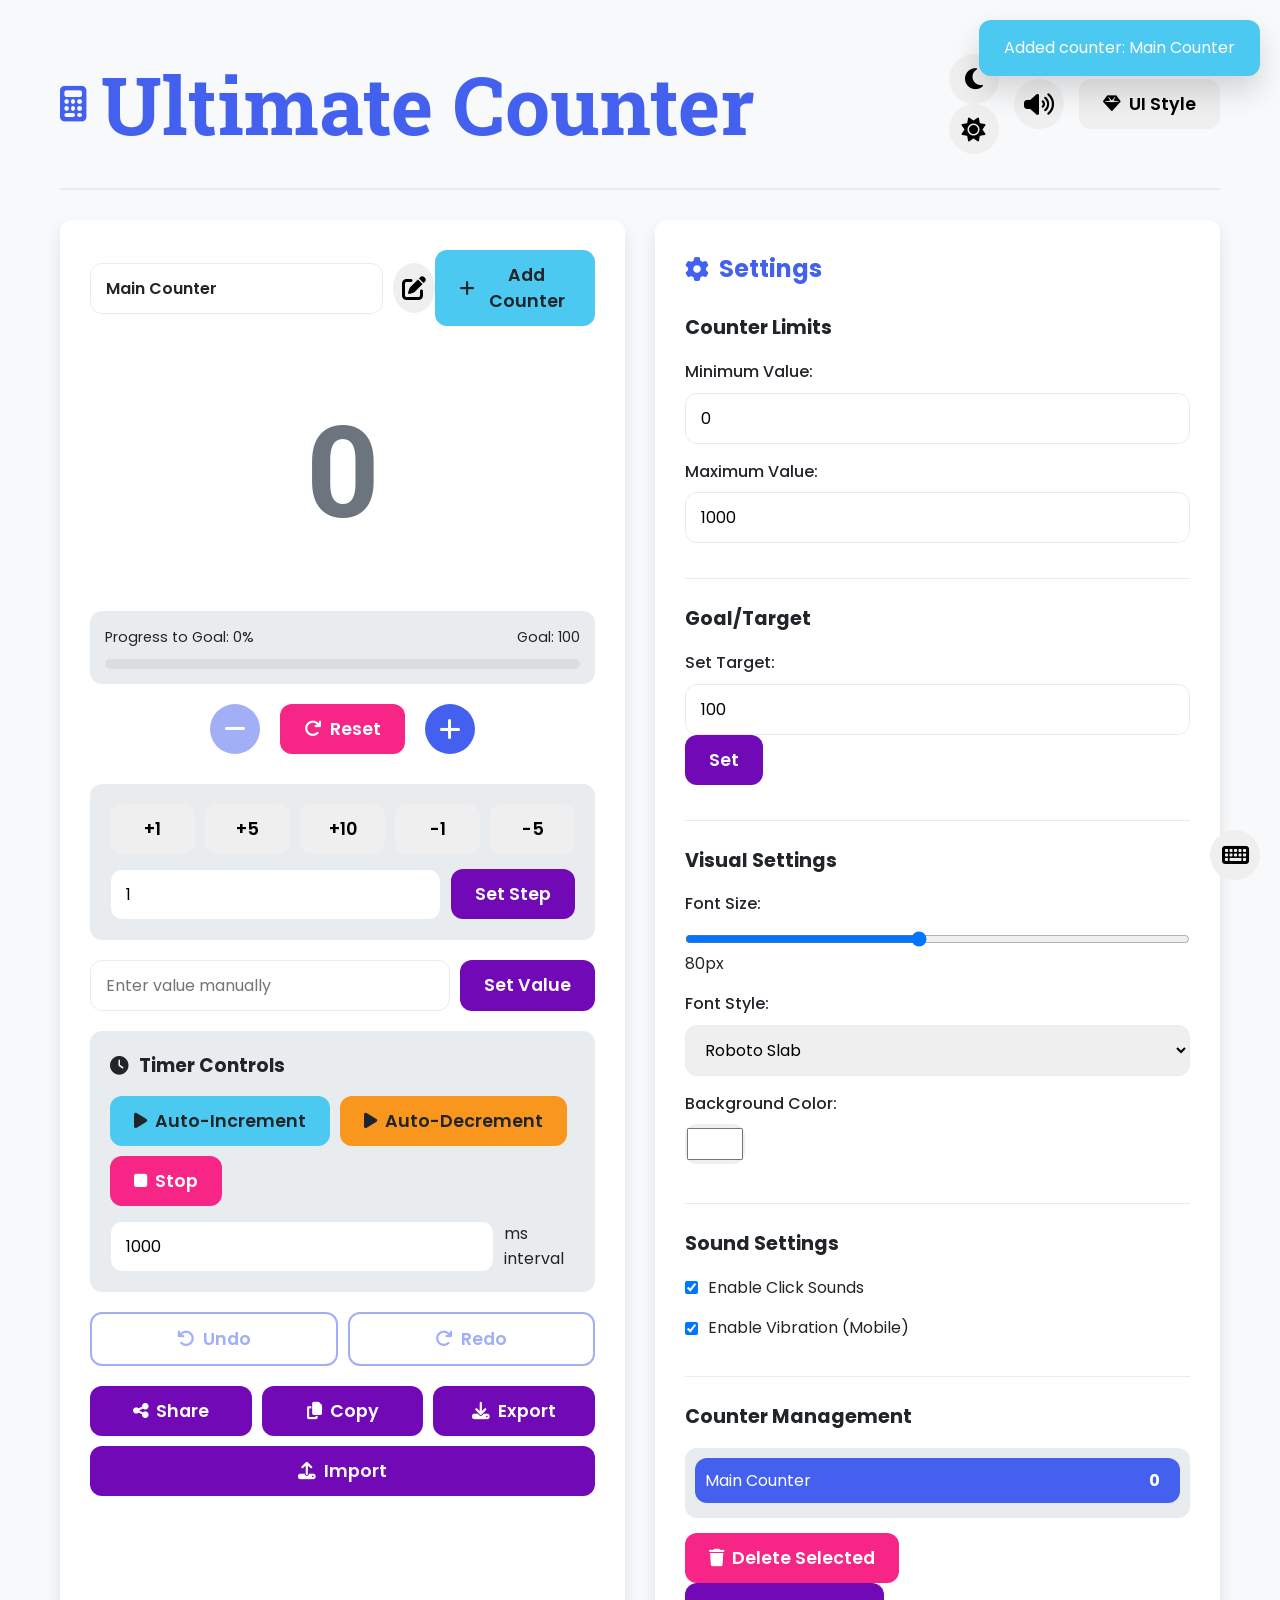
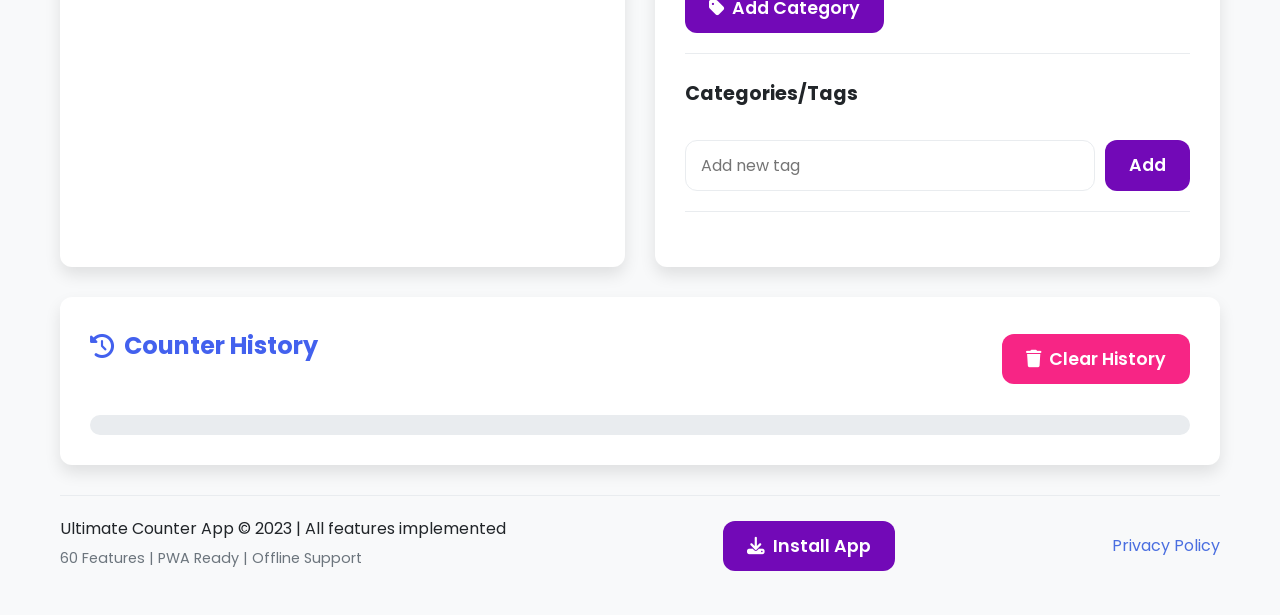
<file: index.html>
<!DOCTYPE html>
<html lang="en">
<head>
    <meta charset="UTF-8">
    <meta name="viewport" content="width=device-width, initial-scale=1.0">
    <title>Ultimate Counter App</title>
    <link rel="stylesheet" href="https://cdnjs.cloudflare.com/ajax/libs/font-awesome/6.4.0/css/all.min.css">
    <link href="https://fonts.googleapis.com/css2?family=Poppins:wght@300;400;500;600;700&family=Roboto+Slab:wght@300;400;500&display=swap" rel="stylesheet">
    <link rel="stylesheet" href="style.css">
    <link rel="manifest" href="manifest.json">
    <link rel="apple-touch-icon" href="icon-192.png">
</head>
<body>
    <div class="container">
        <!-- Header Section -->
        <header class="app-header">
            <div class="app-title">
                <i class="fas fa-calculator"></i>
                <h1>Ultimate Counter</h1>
            </div>
            <div class="header-controls">
                <div class="theme-toggle">
                    <button id="darkModeToggle" class="btn btn-icon" title="Toggle Dark Mode">
                        <i class="fas fa-moon"></i>
                    </button>
                    <button id="lightModeToggle" class="btn btn-icon" title="Toggle Light Mode">
                        <i class="fas fa-sun"></i>
                    </button>
                </div>
                <div class="sound-toggle">
                    <button id="soundToggle" class="btn btn-icon" title="Toggle Sound">
                        <i class="fas fa-volume-up"></i>
                    </button>
                </div>
                <div class="ui-toggle">
                    <button id="uiToggle" class="btn" title="Toggle UI Style">
                        <i class="fas fa-gem"></i> UI Style
                    </button>
                </div>
            </div>
        </header>

        <!-- Main Counter Section -->
        <main class="main-content">
            <div class="counter-container">
                <!-- Counter Display and Controls -->
                <div class="counter-card">
                    <div class="counter-header">
                        <div class="counter-name">
                            <input type="text" id="counterName" value="Main Counter" maxlength="20">
                            <button id="renameCounter" class="btn btn-icon" title="Rename Counter">
                                <i class="fas fa-edit"></i>
                            </button>
                        </div>
                        <div class="counter-actions">
                            <button id="addCounterBtn" class="btn btn-success" title="Add New Counter">
                                <i class="fas fa-plus"></i> Add Counter
                            </button>
                        </div>
                    </div>

                    <div class="counter-value-display">
                        <div class="counter-value" id="counterValue">0</div>
                    </div>

                    <!-- Progress Bar for Target -->
                    <div class="progress-section" id="progressSection">
                        <div class="progress-label">
                            <span id="progressText">Progress to Goal: 0%</span>
                            <span id="goalValue">Goal: 100</span>
                        </div>
                        <div class="progress-bar">
                            <div class="progress-fill" id="progressFill"></div>
                        </div>
                    </div>

                    <!-- Main Control Buttons -->
                    <div class="counter-controls">
                        <button id="decrementBtn" class="btn btn-icon btn-primary" title="Decrement">
                            <i class="fas fa-minus"></i>
                        </button>
                        <button id="resetBtn" class="btn btn-danger" title="Reset Counter">
                            <i class="fas fa-redo"></i> Reset
                        </button>
                        <button id="incrementBtn" class="btn btn-icon btn-primary" title="Increment">
                            <i class="fas fa-plus"></i>
                        </button>
                    </div>

                    <!-- Step Controls -->
                    <div class="step-controls">
                        <div class="step-buttons">
                            <button class="btn step-btn" data-step="1">+1</button>
                            <button class="btn step-btn" data-step="5">+5</button>
                            <button class="btn step-btn" data-step="10">+10</button>
                            <button class="btn step-btn" data-step="-1">-1</button>
                            <button class="btn step-btn" data-step="-5">-5</button>
                        </div>
                        <div class="custom-step">
                            <input type="number" id="customStep" value="1" min="1" max="100">
                            <button id="applyStep" class="btn btn-secondary">Set Step</button>
                        </div>
                    </div>

                    <!-- Manual Input -->
                    <div class="manual-input">
                        <input type="number" id="manualInput" placeholder="Enter value manually">
                        <button id="applyManual" class="btn btn-secondary">Set Value</button>
                    </div>

                    <!-- Timer Controls -->
                    <div class="timer-controls">
                        <div class="timer-section">
                            <h3><i class="fas fa-clock"></i> Timer Controls</h3>
                            <div class="timer-buttons">
                                <button id="startTimer" class="btn btn-success">
                                    <i class="fas fa-play"></i> Auto-Increment
                                </button>
                                <button id="startDecrementTimer" class="btn btn-warning">
                                    <i class="fas fa-play"></i> Auto-Decrement
                                </button>
                                <button id="stopTimer" class="btn btn-danger">
                                    <i class="fas fa-stop"></i> Stop
                                </button>
                            </div>
                            <div class="timer-input">
                                <input type="number" id="timerInterval" value="1000" min="100" max="10000">
                                <span>ms interval</span>
                            </div>
                        </div>
                    </div>

                    <!-- Undo/Redo Controls -->
                    <div class="undo-redo-controls">
                        <button id="undoBtn" class="btn btn-outline" title="Undo">
                            <i class="fas fa-undo"></i> Undo
                        </button>
                        <button id="redoBtn" class="btn btn-outline" title="Redo">
                            <i class="fas fa-redo"></i> Redo
                        </button>
                    </div>

                    <!-- Share & Export Controls -->
                    <div class="share-controls">
                        <button id="shareBtn" class="btn btn-secondary" title="Share Counter Value">
                            <i class="fas fa-share-alt"></i> Share
                        </button>
                        <button id="copyBtn" class="btn btn-secondary" title="Copy Counter Value">
                            <i class="fas fa-copy"></i> Copy
                        </button>
                        <button id="exportBtn" class="btn btn-secondary" title="Export Counter Data">
                            <i class="fas fa-download"></i> Export
                        </button>
                        <button id="importBtn" class="btn btn-secondary" title="Import Counter Data">
                            <i class="fas fa-upload"></i> Import
                        </button>
                    </div>
                </div>

                <!-- Settings Panel -->
                <div class="settings-panel">
                    <h2 class="panel-title">
                        <i class="fas fa-cog"></i> Settings
                    </h2>

                    <!-- Limits Settings -->
                    <div class="setting-group">
                        <h3>Counter Limits</h3>
                        <div class="input-group">
                            <label for="minValue">Minimum Value:</label>
                            <input type="number" id="minValue" value="0">
                        </div>
                        <div class="input-group">
                            <label for="maxValue">Maximum Value:</label>
                            <input type="number" id="maxValue" value="1000">
                        </div>
                    </div>

                    <!-- Target Setting -->
                    <div class="setting-group">
                        <h3>Goal/Target</h3>
                        <div class="input-group">
                            <label for="targetValue">Set Target:</label>
                            <input type="number" id="targetValue" value="100">
                            <button id="setTarget" class="btn btn-secondary">Set</button>
                        </div>
                    </div>

                    <!-- Visual Settings -->
                    <div class="setting-group">
                        <h3>Visual Settings</h3>
                        <div class="input-group">
                            <label for="fontSize">Font Size:</label>
                            <input type="range" id="fontSize" min="20" max="150" value="80">
                            <span id="fontSizeValue">80px</span>
                        </div>
                        <div class="input-group">
                            <label for="fontStyle">Font Style:</label>
                            <select id="fontStyle">
                                <option value="Roboto Slab">Roboto Slab</option>
                                <option value="Poppins">Poppins</option>
                                <option value="Arial">Arial</option>
                                <option value="Courier New">Courier New</option>
                            </select>
                        </div>
                        <div class="input-group">
                            <label for="bgColor">Background Color:</label>
                            <input type="color" id="bgColor" value="#ffffff">
                        </div>
                    </div>

                    <!-- Sound Settings -->
                    <div class="setting-group">
                        <h3>Sound Settings</h3>
                        <div class="checkbox-group">
                            <input type="checkbox" id="enableSound" checked>
                            <label for="enableSound">Enable Click Sounds</label>
                        </div>
                        <div class="checkbox-group">
                            <input type="checkbox" id="enableVibration" checked>
                            <label for="enableVibration">Enable Vibration (Mobile)</label>
                        </div>
                    </div>

                    <!-- Counter Management -->
                    <div class="setting-group">
                        <h3>Counter Management</h3>
                        <div class="counter-list" id="counterList">
                            <!-- Counters will be dynamically added here -->
                        </div>
                        <div class="counter-actions">
                            <button id="deleteCounter" class="btn btn-danger">
                                <i class="fas fa-trash"></i> Delete Selected
                            </button>
                            <button id="addCategory" class="btn btn-secondary">
                                <i class="fas fa-tag"></i> Add Category
                            </button>
                        </div>
                    </div>

                    <!-- Category/Tag Management -->
                    <div class="setting-group">
                        <h3>Categories/Tags</h3>
                        <div class="tag-container" id="tagContainer">
                            <!-- Tags will be dynamically added here -->
                        </div>
                        <div class="tag-input">
                            <input type="text" id="newTag" placeholder="Add new tag">
                            <button id="addTag" class="btn btn-secondary">Add</button>
                        </div>
                    </div>
                </div>
            </div>

            <!-- History Panel -->
            <div class="history-panel">
                <div class="history-header">
                    <h2 class="panel-title">
                        <i class="fas fa-history"></i> Counter History
                    </h2>
                    <button id="clearHistory" class="btn btn-danger">
                        <i class="fas fa-trash"></i> Clear History
                    </button>
                </div>
                <div class="history-list" id="historyList">
                    <!-- History items will be dynamically added here -->
                </div>
            </div>

            <!-- Confirmation Modal -->
            <div class="modal" id="confirmationModal">
                <div class="modal-content">
                    <h3>Confirm Action</h3>
                    <p id="modalMessage">Are you sure you want to perform this action?</p>
                    <div class="modal-buttons">
                        <button id="confirmAction" class="btn btn-danger">Confirm</button>
                        <button id="cancelAction" class="btn btn-secondary">Cancel</button>
                    </div>
                </div>
            </div>

            <!-- Import Modal -->
            <div class="modal" id="importModal">
                <div class="modal-content">
                    <h3>Import Counter Data</h3>
                    <textarea id="importData" placeholder="Paste counter data here..."></textarea>
                    <div class="modal-buttons">
                        <button id="confirmImport" class="btn btn-primary">Import</button>
                        <button id="cancelImport" class="btn btn-secondary">Cancel</button>
                    </div>
                </div>
            </div>

            <!-- Notification -->
            <div class="notification" id="notification">
                <div class="notification-content">
                    <span id="notificationText"></span>
                </div>
            </div>

            <!-- Loading Overlay -->
            <div class="loading-overlay" id="loadingOverlay">
                <div class="spinner"></div>
                <p>Loading Counter App...</p>
            </div>
        </main>

        <!-- Footer -->
        <footer class="app-footer">
            <div class="footer-info">
                <p>Ultimate Counter App &copy; 2023 | All features implemented</p>
                <p class="feature-count">60 Features | PWA Ready | Offline Support</p>
            </div>
            <div class="footer-controls">
                <button id="installBtn" class="btn btn-secondary">
                    <i class="fas fa-download"></i> Install App
                </button>
            </div>
            <a href="privacy-policy.html" style="color: #4a6ee0; text-decoration: none;">
    Privacy Policy
            </a>
        </footer>
    </div>

    <!-- Keyboard Shortcuts Helper -->
    <div class="keyboard-help">
        <button id="keyboardHelpBtn" class="btn btn-icon" title="Keyboard Shortcuts">
            <i class="fas fa-keyboard"></i>
        </button>
        <div class="keyboard-help-content" id="keyboardHelpContent">
            <h4>Keyboard Shortcuts</h4>
            <ul>
                <li><kbd>↑</kbd> or <kbd>+</kbd>: Increment</li>
                <li><kbd>↓</kbd> or <kbd>-</kbd>: Decrement</li>
                <li><kbd>R</kbd>: Reset Counter</li>
                <li><kbd>Z</kbd>: Undo</li>
                <li><kbd>Y</kbd>: Redo</li>
                <li><kbd>D</kbd>: Toggle Dark Mode</li>
                <li><kbd>S</kbd>: Toggle Sound</li>
                <li><kbd>H</kbd>: Show History</li>
            </ul>
        </div>
    </div>

    <!-- Audio Elements for Sound Effects -->
    <audio id="clickSound" src="https://assets.mixkit.co/sfx/preview/mixkit-select-click-1109.mp3" preload="auto"></audio>
    <audio id="successSound" src="https://assets.mixkit.co/sfx/preview/mixkit-correct-answer-tone-2870.mp3" preload="auto"></audio>
    <audio id="errorSound" src="https://assets.mixkit.co/sfx/preview/mixkit-wrong-answer-fail-notification-946.mp3" preload="auto"></audio>

    <script src="script.js"></script>
</body>
</html>
</file>
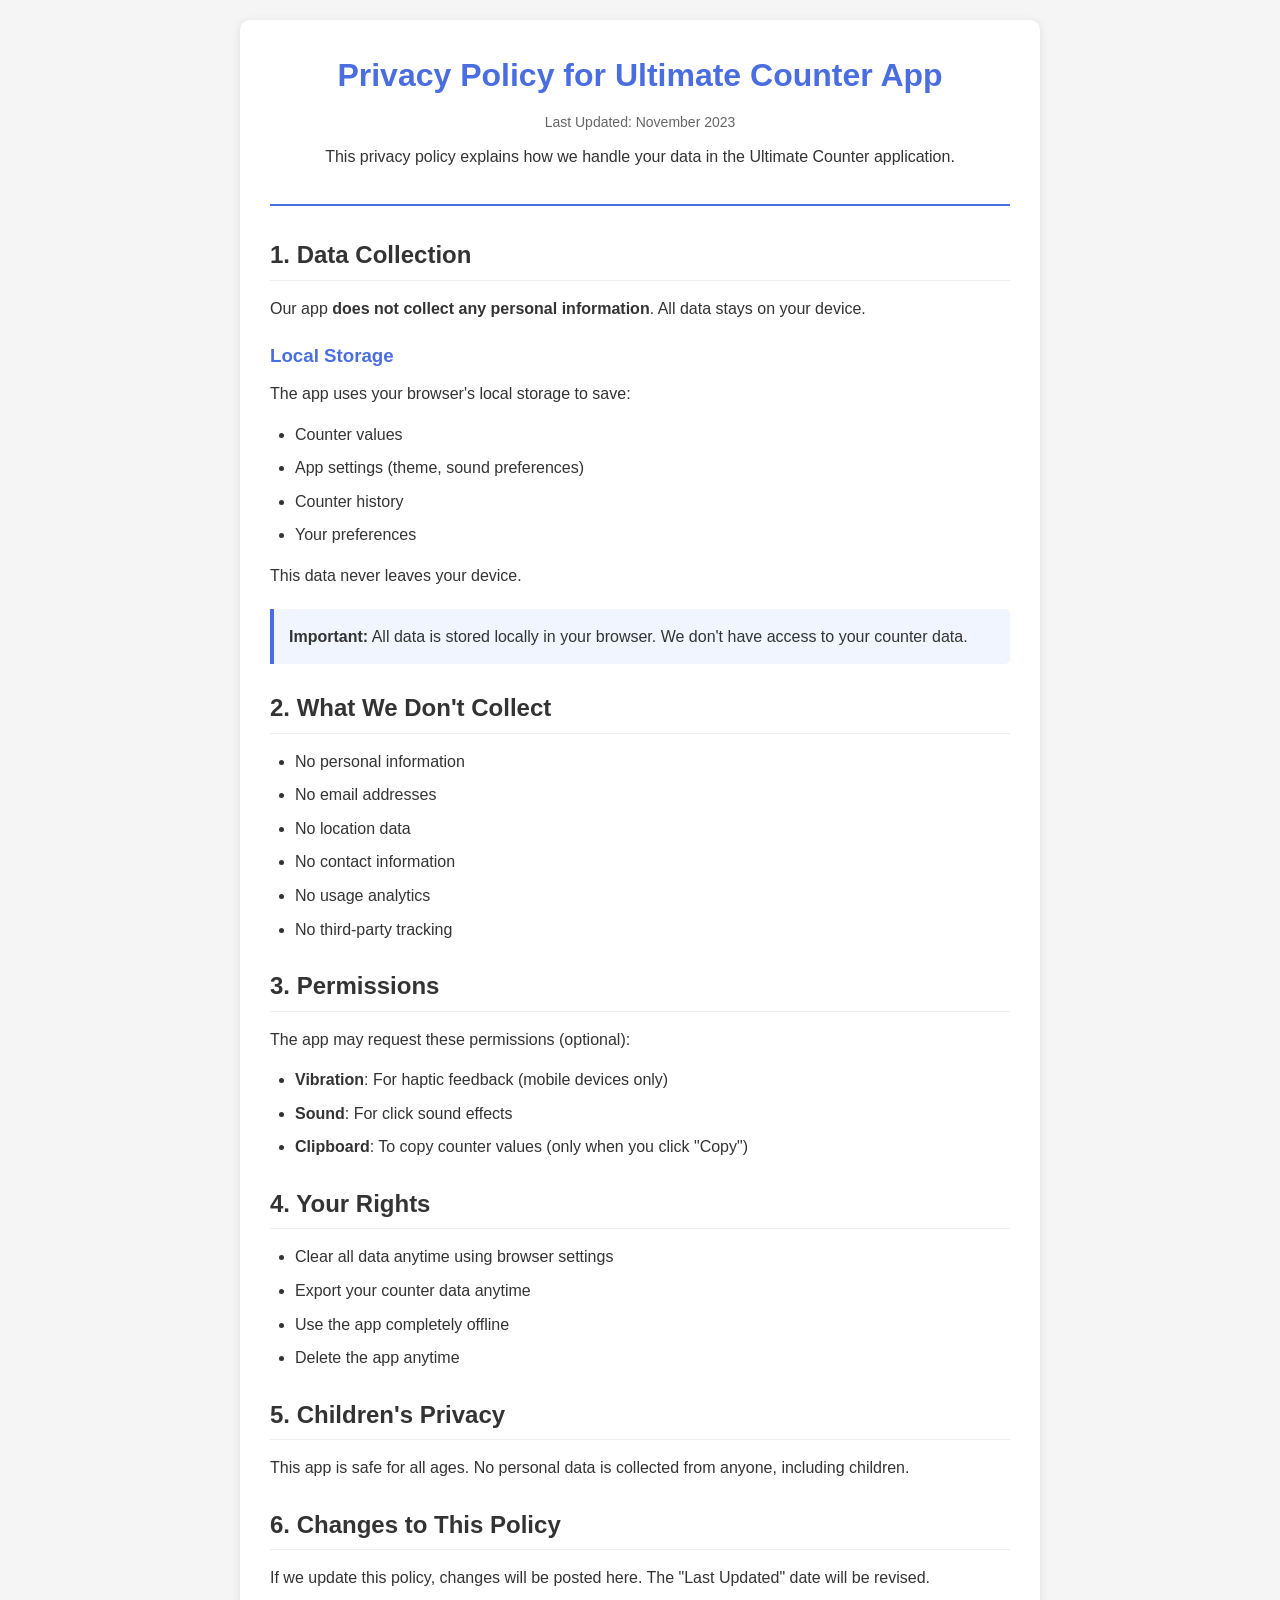
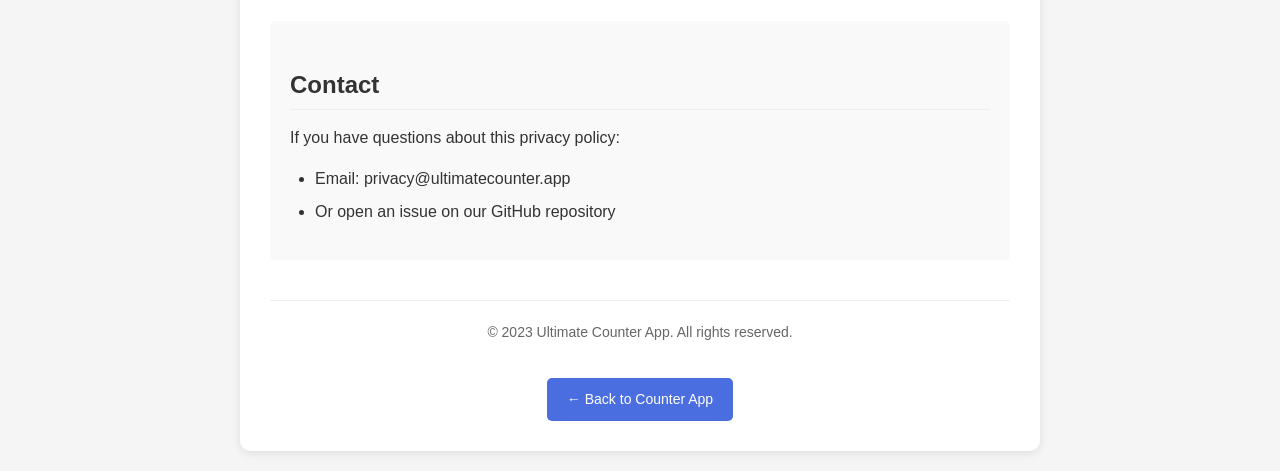
<file: privacy-policy.html>
<!DOCTYPE html>
<html lang="en">
<head>
    <meta charset="UTF-8">
    <meta name="viewport" content="width=device-width, initial-scale=1.0">
    <title>Privacy Policy - Ultimate Counter App</title>
    <style>
        * {
            margin: 0;
            padding: 0;
            box-sizing: border-box;
            font-family: Arial, sans-serif;
        }
        
        body {
            background: #f5f5f5;
            color: #333;
            line-height: 1.6;
            padding: 20px;
        }
        
        .container {
            max-width: 800px;
            margin: 0 auto;
            background: white;
            padding: 30px;
            border-radius: 10px;
            box-shadow: 0 2px 10px rgba(0,0,0,0.1);
        }
        
        header {
            text-align: center;
            margin-bottom: 30px;
            padding-bottom: 20px;
            border-bottom: 2px solid #4a6ee0;
        }
        
        h1 {
            color: #4a6ee0;
            margin-bottom: 10px;
        }
        
        .date {
            color: #666;
            font-size: 14px;
            margin-bottom: 10px;
        }
        
        h2 {
            color: #333;
            margin: 25px 0 15px;
            padding-bottom: 5px;
            border-bottom: 1px solid #eee;
        }
        
        h3 {
            color: #4a6ee0;
            margin: 20px 0 10px;
        }
        
        p {
            margin-bottom: 15px;
        }
        
        ul, ol {
            margin-left: 25px;
            margin-bottom: 15px;
        }
        
        li {
            margin-bottom: 8px;
        }
        
        .highlight {
            background: #f0f5ff;
            padding: 15px;
            border-left: 4px solid #4a6ee0;
            margin: 20px 0;
            border-radius: 0 5px 5px 0;
        }
        
        .contact {
            background: #f9f9f9;
            padding: 20px;
            border-radius: 5px;
            margin-top: 30px;
        }
        
        footer {
            text-align: center;
            margin-top: 40px;
            padding-top: 20px;
            border-top: 1px solid #eee;
            color: #666;
            font-size: 14px;
        }
        
        .back-btn {
            display: inline-block;
            background: #4a6ee0;
            color: white;
            padding: 10px 20px;
            text-decoration: none;
            border-radius: 5px;
            margin-top: 20px;
        }
        
        .back-btn:hover {
            background: #3a5ed0;
        }
    </style>
</head>
<body>
    <div class="container">
        <header>
            <h1>Privacy Policy for Ultimate Counter App</h1>
            <p class="date">Last Updated: November 2023</p>
            <p>This privacy policy explains how we handle your data in the Ultimate Counter application.</p>
        </header>
        
        <section>
            <h2>1. Data Collection</h2>
            <p>Our app <strong>does not collect any personal information</strong>. All data stays on your device.</p>
            
            <h3>Local Storage</h3>
            <p>The app uses your browser's local storage to save:</p>
            <ul>
                <li>Counter values</li>
                <li>App settings (theme, sound preferences)</li>
                <li>Counter history</li>
                <li>Your preferences</li>
            </ul>
            <p>This data never leaves your device.</p>
            
            <div class="highlight">
                <strong>Important:</strong> All data is stored locally in your browser. We don't have access to your counter data.
            </div>
        </section>
        
        <section>
            <h2>2. What We Don't Collect</h2>
            <ul>
                <li>No personal information</li>
                <li>No email addresses</li>
                <li>No location data</li>
                <li>No contact information</li>
                <li>No usage analytics</li>
                <li>No third-party tracking</li>
            </ul>
        </section>
        
        <section>
            <h2>3. Permissions</h2>
            <p>The app may request these permissions (optional):</p>
            <ul>
                <li><strong>Vibration</strong>: For haptic feedback (mobile devices only)</li>
                <li><strong>Sound</strong>: For click sound effects</li>
                <li><strong>Clipboard</strong>: To copy counter values (only when you click "Copy")</li>
            </ul>
        </section>
        
        <section>
            <h2>4. Your Rights</h2>
            <ul>
                <li>Clear all data anytime using browser settings</li>
                <li>Export your counter data anytime</li>
                <li>Use the app completely offline</li>
                <li>Delete the app anytime</li>
            </ul>
        </section>
        
        <section>
            <h2>5. Children's Privacy</h2>
            <p>This app is safe for all ages. No personal data is collected from anyone, including children.</p>
        </section>
        
        <section>
            <h2>6. Changes to This Policy</h2>
            <p>If we update this policy, changes will be posted here. The "Last Updated" date will be revised.</p>
        </section>
        
        <div class="contact">
            <h2>Contact</h2>
            <p>If you have questions about this privacy policy:</p>
            <ul>
                <li>Email: privacy@ultimatecounter.app</li>
                <li>Or open an issue on our GitHub repository</li>
            </ul>
        </div>
        
        <footer>
            <p>© 2023 Ultimate Counter App. All rights reserved.</p>
            <a href="index.html" class="back-btn">← Back to Counter App</a>
        </footer>
    </div>
</body>
</html>
</file>
<file: style.css>
/* Reset & Base Styles */
* {
    margin: 0;
    padding: 0;
    box-sizing: border-box;
}

:root {
    --primary: #4361ee;
    --primary-dark: #3a56d4;
    --secondary: #7209b7;
    --success: #4cc9f0;
    --danger: #f72585;
    --warning: #f8961e;
    --light: #f8f9fa;
    --dark: #212529;
    --gray: #6c757d;
    --light-gray: #e9ecef;
    --border-radius: 12px;
    --transition: all 0.3s ease;
    --shadow: 0 8px 16px rgba(0, 0, 0, 0.1);
    --shadow-lg: 0 15px 30px rgba(0, 0, 0, 0.15);
    --glass-bg: rgba(255, 255, 255, 0.1);
    --glass-border: rgba(255, 255, 255, 0.2);
}

body {
    font-family: 'Poppins', sans-serif;
    background-color: var(--light);
    color: var(--dark);
    line-height: 1.6;
    transition: var(--transition);
    min-height: 100vh;
    padding: 20px;
}

body.dark-mode {
    background-color: #121212;
    color: #f0f0f0;
}

body.glass-ui .counter-card,
body.glass-ui .settings-panel,
body.glass-ui .history-panel {
    background: var(--glass-bg);
    backdrop-filter: blur(10px);
    border: 1px solid var(--glass-border);
}

/* Container */
.container {
    max-width: 1200px;
    margin: 0 auto;
    padding: 20px;
}

/* Header Styles */
.app-header {
    display: flex;
    justify-content: space-between;
    align-items: center;
    margin-bottom: 30px;
    padding-bottom: 20px;
    border-bottom: 2px solid var(--light-gray);
}

.dark-mode .app-header {
    border-bottom-color: #333;
}

.app-title {
    font-family: 'Roboto Slab', serif;
    font-size: 2.5rem;
    font-weight: 700;
    color: var(--primary);
    display: flex;
    align-items: center;
    gap: 15px;
}

.app-title i {
    font-size: 2.2rem;
}

.header-controls {
    display: flex;
    gap: 15px;
    align-items: center;
}

/* Counter Container */
.counter-container {
    display: grid;
    grid-template-columns: 1fr 1fr;
    gap: 30px;
    margin-bottom: 30px;
}

@media (max-width: 992px) {
    .counter-container {
        grid-template-columns: 1fr;
    }
}

/* Counter Card */
.counter-card {
    background-color: white;
    border-radius: var(--border-radius);
    padding: 30px;
    box-shadow: var(--shadow);
    transition: var(--transition);
}

.dark-mode .counter-card {
    background-color: #1e1e1e;
    color: #f0f0f0;
}

.counter-header {
    display: flex;
    justify-content: space-between;
    align-items: center;
    margin-bottom: 25px;
}

.counter-name {
    font-size: 1.8rem;
    font-weight: 600;
    display: flex;
    align-items: center;
    gap: 10px;
}

.counter-name input {
    background: transparent;
    border: none;
    font-size: 1.8rem;
    font-weight: 600;
    color: inherit;
    width: 200px;
}

.counter-name input:focus {
    outline: none;
    border-bottom: 2px solid var(--primary);
}

.counter-value-display {
    text-align: center;
    margin: 40px 0;
    font-size: 8rem;
    font-weight: 700;
    font-family: 'Roboto Slab', serif;
    transition: var(--transition);
    min-height: 160px;
    display: flex;
    align-items: center;
    justify-content: center;
    overflow: hidden;
}

.counter-value {
    transition: all 0.5s cubic-bezier(0.34, 1.56, 0.64, 1);
}

.counter-value-positive {
    color: var(--primary);
}

.counter-value-negative {
    color: var(--danger);
}

.counter-value-zero {
    color: var(--gray);
}

/* Progress Bar */
.progress-section {
    margin: 20px 0;
    padding: 15px;
    background: var(--light-gray);
    border-radius: var(--border-radius);
}

.dark-mode .progress-section {
    background: #2d2d2d;
}

.progress-label {
    display: flex;
    justify-content: space-between;
    margin-bottom: 10px;
    font-size: 0.9rem;
}

.progress-bar {
    height: 10px;
    background: #ddd;
    border-radius: 5px;
    overflow: hidden;
}

.dark-mode .progress-bar {
    background: #444;
}

.progress-fill {
    height: 100%;
    background: linear-gradient(90deg, var(--primary), var(--success));
    width: 0%;
    transition: width 0.5s ease;
}

/* Control Buttons */
.counter-controls {
    display: flex;
    justify-content: center;
    gap: 20px;
    margin-bottom: 30px;
    flex-wrap: wrap;
}

.btn {
    padding: 12px 24px;
    border: none;
    border-radius: var(--border-radius);
    font-family: 'Poppins', sans-serif;
    font-weight: 600;
    font-size: 1.1rem;
    cursor: pointer;
    transition: var(--transition);
    display: flex;
    align-items: center;
    justify-content: center;
    gap: 8px;
}

.btn:hover {
    transform: translateY(-3px);
    box-shadow: var(--shadow);
}

.btn:active {
    transform: translateY(0);
}

.btn-primary {
    background-color: var(--primary);
    color: white;
}

.btn-primary:hover {
    background-color: var(--primary-dark);
}

.btn-danger {
    background-color: var(--danger);
    color: white;
}

.btn-success {
    background-color: var(--success);
    color: var(--dark);
}

.btn-warning {
    background-color: var(--warning);
    color: var(--dark);
}

.btn-secondary {
    background-color: var(--secondary);
    color: white;
}

.btn-outline {
    background-color: transparent;
    border: 2px solid var(--primary);
    color: var(--primary);
}

.btn-outline:hover {
    background-color: var(--primary);
    color: white;
}

.btn-icon {
    width: 50px;
    height: 50px;
    border-radius: 50%;
    padding: 0;
    display: flex;
    align-items: center;
    justify-content: center;
    font-size: 1.5rem;
}

.btn:disabled {
    opacity: 0.5;
    cursor: not-allowed;
    transform: none;
    box-shadow: none;
}

/* Step Controls */
.step-controls {
    margin: 20px 0;
    padding: 20px;
    background: var(--light-gray);
    border-radius: var(--border-radius);
}

.dark-mode .step-controls {
    background: #2d2d2d;
}

.step-buttons {
    display: flex;
    gap: 10px;
    margin-bottom: 15px;
    flex-wrap: wrap;
}

.step-btn {
    flex: 1;
    min-width: 60px;
}

.custom-step {
    display: flex;
    gap: 10px;
    align-items: center;
}

.custom-step input {
    flex: 1;
}

/* Manual Input */
.manual-input {
    display: flex;
    gap: 10px;
    margin: 20px 0;
}

.manual-input input {
    flex: 1;
}

/* Timer Controls */
.timer-controls {
    margin: 20px 0;
    padding: 20px;
    background: var(--light-gray);
    border-radius: var(--border-radius);
}

.dark-mode .timer-controls {
    background: #2d2d2d;
}

.timer-section h3 {
    margin-bottom: 15px;
    display: flex;
    align-items: center;
    gap: 10px;
}

.timer-buttons {
    display: flex;
    gap: 10px;
    margin-bottom: 15px;
    flex-wrap: wrap;
}

.timer-input {
    display: flex;
    align-items: center;
    gap: 10px;
}

.timer-input input {
    width: 100px;
}

/* Undo/Redo Controls */
.undo-redo-controls {
    display: flex;
    gap: 10px;
    margin: 20px 0;
}

.undo-redo-controls .btn {
    flex: 1;
}

/* Share Controls */
.share-controls {
    display: flex;
    gap: 10px;
    margin-top: 20px;
    flex-wrap: wrap;
}

.share-controls .btn {
    flex: 1;
    min-width: 120px;
}

/* Settings Panel */
.settings-panel {
    background-color: white;
    border-radius: var(--border-radius);
    padding: 30px;
    box-shadow: var(--shadow);
    transition: var(--transition);
    height: fit-content;
}

.dark-mode .settings-panel {
    background-color: #1e1e1e;
}

.panel-title {
    font-size: 1.5rem;
    margin-bottom: 25px;
    color: var(--primary);
    display: flex;
    align-items: center;
    gap: 10px;
}

.setting-group {
    margin-bottom: 25px;
    padding-bottom: 20px;
    border-bottom: 1px solid var(--light-gray);
}

.dark-mode .setting-group {
    border-bottom-color: #333;
}

.setting-group h3 {
    margin-bottom: 15px;
    font-size: 1.2rem;
}

.input-group {
    margin-bottom: 15px;
}

.input-group label {
    display: block;
    margin-bottom: 8px;
    font-weight: 500;
}

input[type="number"], input[type="text"], select, textarea {
    width: 100%;
    padding: 12px 15px;
    border-radius: var(--border-radius);
    border: 1px solid var(--light-gray);
    font-family: 'Poppins', sans-serif;
    font-size: 1rem;
    transition: var(--transition);
}

.dark-mode input[type="number"], 
.dark-mode input[type="text"], 
.dark-mode select,
.dark-mode textarea {
    background-color: #2d2d2d;
    border-color: #444;
    color: #f0f0f0;
}

input:focus, select:focus, textarea:focus {
    outline: none;
    border-color: var(--primary);
    box-shadow: 0 0 0 3px rgba(67, 97, 238, 0.2);
}

input[type="range"] {
    width: 100%;
    height: 8px;
    border-radius: 4px;
    background: var(--light-gray);
    outline: none;
}

input[type="color"] {
    width: 60px;
    height: 40px;
    border: none;
    border-radius: var(--border-radius);
    cursor: pointer;
}

.checkbox-group {
    display: flex;
    align-items: center;
    gap: 10px;
    margin-bottom: 15px;
}

.toggle-switch {
    position: relative;
    display: inline-block;
    width: 60px;
    height: 30px;
}

.toggle-switch input {
    opacity: 0;
    width: 0;
    height: 0;
}

.slider {
    position: absolute;
    cursor: pointer;
    top: 0;
    left: 0;
    right: 0;
    bottom: 0;
    background-color: #ccc;
    transition: .4s;
    border-radius: 34px;
}

.slider:before {
    position: absolute;
    content: "";
    height: 22px;
    width: 22px;
    left: 4px;
    bottom: 4px;
    background-color: white;
    transition: .4s;
    border-radius: 50%;
}

input:checked + .slider {
    background-color: var(--primary);
}

input:checked + .slider:before {
    transform: translateX(30px);
}

/* Counter List */
.counter-list {
    max-height: 200px;
    overflow-y: auto;
    margin-bottom: 15px;
    padding: 10px;
    background: var(--light-gray);
    border-radius: var(--border-radius);
}

.dark-mode .counter-list {
    background: #2d2d2d;
}

.counter-item {
    display: flex;
    justify-content: space-between;
    align-items: center;
    padding: 10px;
    margin-bottom: 5px;
    background: white;
    border-radius: var(--border-radius);
    cursor: pointer;
    transition: var(--transition);
}

.dark-mode .counter-item {
    background: #2d2d2d;
}

.counter-item:hover {
    background: var(--primary);
    color: white;
}

.counter-item.active {
    background: var(--primary);
    color: white;
}

.counter-item-name {
    flex: 1;
}

.counter-item-value {
    font-weight: bold;
    margin: 0 10px;
}

/* Tag Container */
.tag-container {
    display: flex;
    flex-wrap: wrap;
    gap: 10px;
    margin-bottom: 15px;
}

.tag {
    background: var(--primary);
    color: white;
    padding: 5px 10px;
    border-radius: 20px;
    font-size: 0.9rem;
    display: flex;
    align-items: center;
    gap: 5px;
}

.tag-remove {
    cursor: pointer;
    font-size: 0.8rem;
}

.tag-input {
    display: flex;
    gap: 10px;
}

.tag-input input {
    flex: 1;
}

/* History Panel */
.history-panel {
    background-color: white;
    border-radius: var(--border-radius);
    padding: 30px;
    box-shadow: var(--shadow);
    transition: var(--transition);
    margin-top: 20px;
}

.dark-mode .history-panel {
    background-color: #1e1e1e;
}

.history-header {
    display: flex;
    justify-content: space-between;
    align-items: center;
    margin-bottom: 25px;
}

.history-list {
    max-height: 300px;
    overflow-y: auto;
    padding: 10px;
    background: var(--light-gray);
    border-radius: var(--border-radius);
}

.dark-mode .history-list {
    background: #2d2d2d;
}

.history-item {
    display: flex;
    justify-content: space-between;
    align-items: center;
    padding: 12px 15px;
    margin-bottom: 8px;
    background: white;
    border-radius: var(--border-radius);
    transition: var(--transition);
}

.dark-mode .history-item {
    background: #2d2d2d;
}

.history-item:hover {
    transform: translateX(5px);
    box-shadow: var(--shadow);
}

.history-time {
    font-size: 0.8rem;
    color: var(--gray);
}

.history-action {
    flex: 1;
    margin: 0 15px;
}

.history-value {
    font-weight: bold;
    font-family: 'Roboto Slab', serif;
}

.history-value.positive {
    color: var(--primary);
}

.history-value.negative {
    color: var(--danger);
}

/* Modal */
.modal {
    display: none;
    position: fixed;
    top: 0;
    left: 0;
    width: 100%;
    height: 100%;
    background: rgba(0, 0, 0, 0.5);
    z-index: 1000;
    align-items: center;
    justify-content: center;
}

.modal.active {
    display: flex;
}

.modal-content {
    background: white;
    padding: 30px;
    border-radius: var(--border-radius);
    max-width: 500px;
    width: 90%;
    box-shadow: var(--shadow-lg);
}

.dark-mode .modal-content {
    background: #1e1e1e;
    color: #f0f0f0;
}

.modal-content h3 {
    margin-bottom: 20px;
    color: var(--primary);
}

.modal-buttons {
    display: flex;
    gap: 15px;
    margin-top: 25px;
}

.modal-buttons .btn {
    flex: 1;
}

textarea {
    width: 100%;
    min-height: 150px;
    resize: vertical;
    margin: 15px 0;
}

/* Notification */
.notification {
    position: fixed;
    top: 20px;
    right: 20px;
    background: var(--primary);
    color: white;
    padding: 15px 25px;
    border-radius: var(--border-radius);
    box-shadow: var(--shadow-lg);
    transform: translateX(150%);
    transition: transform 0.3s ease;
    z-index: 1001;
}

.notification.show {
    transform: translateX(0);
}

.notification.success {
    background: var(--success);
}

.notification.error {
    background: var(--danger);
}

.notification.warning {
    background: var(--warning);
}

/* Loading Overlay */
.loading-overlay {
    position: fixed;
    top: 0;
    left: 0;
    width: 100%;
    height: 100%;
    background: rgba(0, 0, 0, 0.8);
    display: flex;
    flex-direction: column;
    align-items: center;
    justify-content: center;
    z-index: 2000;
    color: white;
}

.spinner {
    width: 50px;
    height: 50px;
    border: 5px solid #f3f3f3;
    border-top: 5px solid var(--primary);
    border-radius: 50%;
    animation: spin 1s linear infinite;
    margin-bottom: 20px;
}

@keyframes spin {
    0% { transform: rotate(0deg); }
    100% { transform: rotate(360deg); }
}

/* Footer */
.app-footer {
    margin-top: 30px;
    padding-top: 20px;
    border-top: 1px solid var(--light-gray);
    display: flex;
    justify-content: space-between;
    align-items: center;
}

.dark-mode .app-footer {
    border-top-color: #333;
}

.footer-info p {
    margin-bottom: 5px;
}

.feature-count {
    font-size: 0.9rem;
    color: var(--gray);
}

/* Keyboard Help */
.keyboard-help {
    position: fixed;
    bottom: 20px;
    right: 20px;
}

.keyboard-help-content {
    position: absolute;
    bottom: 60px;
    right: 0;
    background: white;
    padding: 20px;
    border-radius: var(--border-radius);
    box-shadow: var(--shadow-lg);
    width: 250px;
    display: none;
}

.dark-mode .keyboard-help-content {
    background: #1e1e1e;
    color: #f0f0f0;
}

.keyboard-help-content.show {
    display: block;
}

.keyboard-help-content h4 {
    margin-bottom: 15px;
    color: var(--primary);
}

.keyboard-help-content ul {
    list-style: none;
}

.keyboard-help-content li {
    margin-bottom: 10px;
    display: flex;
    justify-content: space-between;
}

kbd {
    background: var(--light-gray);
    padding: 2px 6px;
    border-radius: 4px;
    font-family: monospace;
}

.dark-mode kbd {
    background: #2d2d2d;
}

/* Animation Classes */
@keyframes pulse {
    0% { transform: scale(1); }
    50% { transform: scale(1.05); }
    100% { transform: scale(1); }
}

.pulse {
    animation: pulse 0.3s ease;
}

@keyframes slideIn {
    from { transform: translateY(-20px); opacity: 0; }
    to { transform: translateY(0); opacity: 1; }
}

.slide-in {
    animation: slideIn 0.5s ease;
}

@keyframes bounce {
    0%, 20%, 50%, 80%, 100% {transform: translateY(0);}
    40% {transform: translateY(-10px);}
    60% {transform: translateY(-5px);}
}

.bounce {
    animation: bounce 1s;
}

/* Responsive Design */
@media (max-width: 768px) {
    .container {
        padding: 10px;
    }
    
    .app-title {
        font-size: 1.8rem;
    }
    
    .counter-value-display {
        font-size: 5rem;
        min-height: 120px;
    }
    
    .counter-controls {
        flex-direction: column;
        align-items: center;
    }
    
    .counter-controls .btn {
        width: 100%;
        max-width: 300px;
    }
    
    .step-buttons {
        justify-content: center;
    }
    
    .share-controls .btn {
        min-width: calc(50% - 5px);
    }
    
    .app-footer {
        flex-direction: column;
        gap: 15px;
        text-align: center;
    }
}

@media (max-width: 480px) {
    .app-title {
        font-size: 1.5rem;
    }
    
    .counter-value-display {
        font-size: 4rem;
    }
    
    .btn {
        padding: 10px 15px;
        font-size: 1rem;
    }
    
    .counter-name input {
        font-size: 1.5rem;
        width: 150px;
    }
    
    .share-controls .btn {
        min-width: 100%;
    }
}

/* Accessibility */
.visually-hidden {
    position: absolute;
    width: 1px;
    height: 1px;
    padding: 0;
    margin: -1px;
    overflow: hidden;
    clip: rect(0, 0, 0, 0);
    white-space: nowrap;
    border: 0;
}

/* Focus styles for accessibility */
button:focus,
input:focus,
select:focus,
textarea:focus {
    outline: 3px solid var(--primary);
    outline-offset: 2px;
}

/* High contrast mode support */
@media (prefers-contrast: high) {
    .btn-primary {
        background-color: #0000ff;
        color: #ffffff;
    }
    
    .counter-value-positive {
        color: #0000ff;
    }
    
    .counter-value-negative {
        color: #ff0000;
    }
  }
</file>
